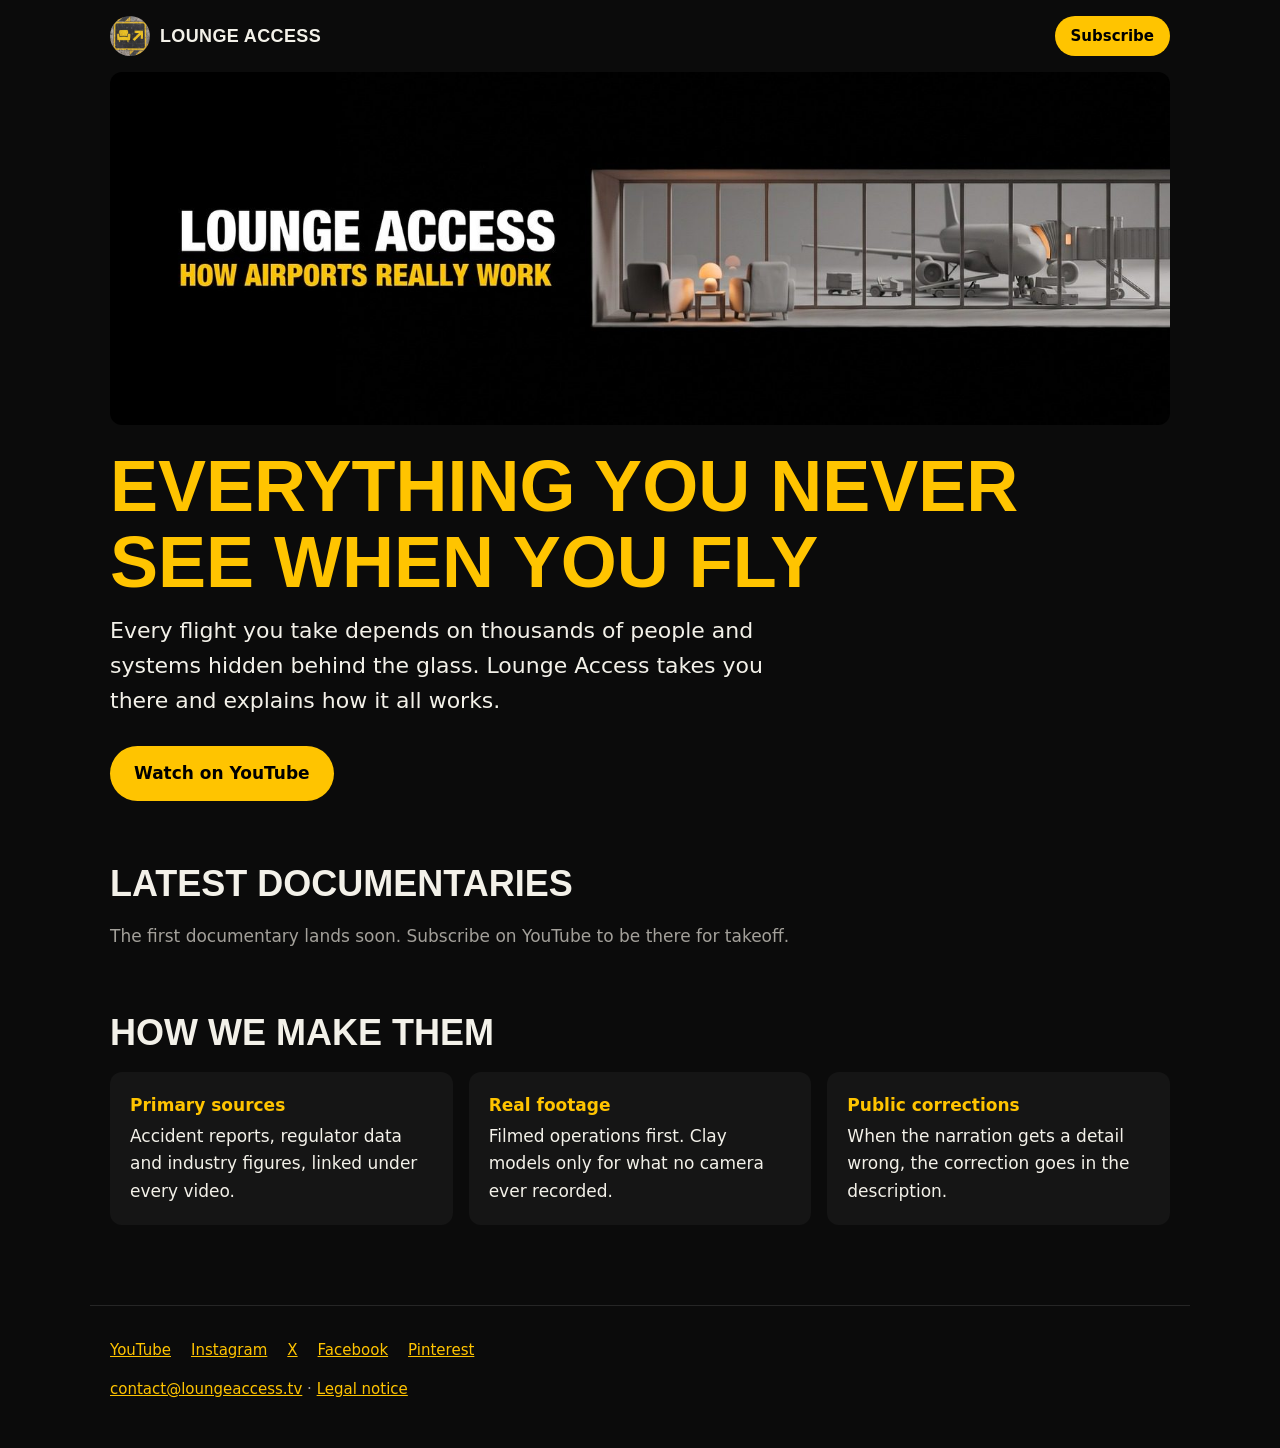
<file: index.html>
<!doctype html>
<html lang="en">
<head>
  <meta charset="utf-8">
  <meta name="viewport" content="width=device-width, initial-scale=1">
  <title>Lounge Access — How airports really work</title>
  <meta name="description" content="Documentaries on how airports really work: runways, ground crews, baggage systems and everything you never see when you fly. Built on official reports and primary sources.">
  <link rel="canonical" href="https://loungeaccess.tv/">
  <meta property="og:type" content="website">
  <meta property="og:site_name" content="Lounge Access">
  <meta property="og:title" content="Lounge Access — How airports really work">
  <meta property="og:description" content="Documentaries on everything you never see when you fly.">
  <meta property="og:url" content="https://loungeaccess.tv/">
  <meta property="og:image" content="https://loungeaccess.tv/img/og.jpg">
  <meta name="twitter:card" content="summary_large_image">
  <meta name="twitter:site" content="@loungeaccesstv">
  <meta name="p:domain_verify" content="03e87cfe57cc608b7759a6fdc6cfdc5f">
  <link rel="icon" href="img/favicon.png">
  <link rel="apple-touch-icon" href="img/apple-touch-icon.png">
  <link rel="stylesheet" href="style.css">
</head>
<body>
  <header class="top">
    <a class="brand" href="/"><img src="img/avatar.jpg" alt="" width="40" height="40">Lounge Access</a>
    <a class="btn btn--small" href="https://www.youtube.com/@loungeaccesstv?sub_confirmation=1">Subscribe</a>
  </header>

  <main>
    <section class="hero">
      <img class="hero__img" src="img/hero.jpg" alt="Clay model of an airport lounge looking out on an airliner at the gate" width="1500" height="500" fetchpriority="high">
      <h1>Everything you never see when you fly</h1>
      <p class="lead">Every flight you take depends on thousands of people and systems hidden behind the glass. Lounge Access takes you there and explains how it all works.</p>
      <a class="btn" href="https://www.youtube.com/@loungeaccesstv?sub_confirmation=1">Watch on YouTube</a>
    </section>

    <section id="videos">
      <h2>Latest documentaries</h2>
      <!-- One card per published video, newest first: thumbnail linking to /videos/<slug>.html -->
      <p class="muted">The first documentary lands soon. Subscribe on YouTube to be there for takeoff.</p>
    </section>

    <section id="method">
      <h2>How we make them</h2>
      <ul class="cards">
        <li><strong>Primary sources</strong>Accident reports, regulator data and industry figures, linked under every video.</li>
        <li><strong>Real footage</strong>Filmed operations first. Clay models only for what no camera ever recorded.</li>
        <li><strong>Public corrections</strong>When the narration gets a detail wrong, the correction goes in the description.</li>
      </ul>
    </section>
  </main>

  <footer class="foot">
    <nav class="social" aria-label="Lounge Access on social media">
      <a href="https://www.youtube.com/@loungeaccesstv">YouTube</a>
      <a href="https://www.instagram.com/loungeaccesstv/">Instagram</a>
      <a href="https://x.com/loungeaccesstv">X</a>
      <a href="https://www.facebook.com/loungeaccesstv">Facebook</a>
      <a href="https://www.pinterest.com/loungeaccesstv/">Pinterest</a>
    </nav>
    <p><a href="mailto:contact@loungeaccess.tv">contact@loungeaccess.tv</a> · <a href="legal.html">Legal notice</a></p>
  </footer>
</body>
</html>
</file>
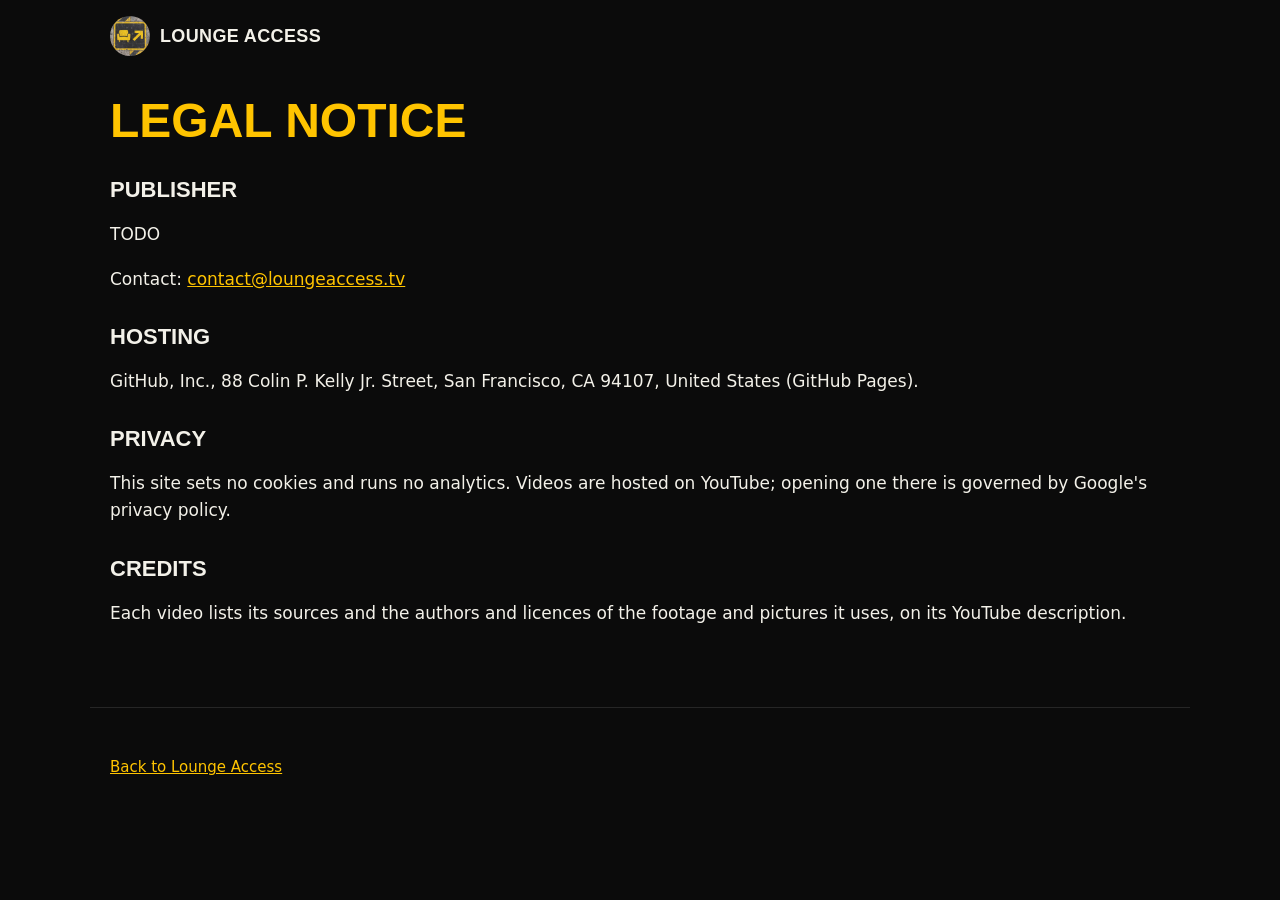
<file: legal.html>
<!doctype html>
<html lang="en">
<head>
  <meta charset="utf-8">
  <meta name="viewport" content="width=device-width, initial-scale=1">
  <title>Legal notice — Lounge Access</title>
  <meta name="robots" content="noindex">
  <link rel="icon" href="img/favicon.png">
  <link rel="stylesheet" href="style.css">
</head>
<body>
  <header class="top">
    <a class="brand" href="/"><img src="img/avatar.jpg" alt="" width="40" height="40">Lounge Access</a>
  </header>
  <main class="legal">
    <h1>Legal notice</h1>

    <h2>Publisher</h2>
    <!-- TODO Arthur: name or company, address, SIRET if any (French LCEN law) -->
    <p>TODO</p>
    <p>Contact: <a href="mailto:contact@loungeaccess.tv">contact@loungeaccess.tv</a></p>

    <h2>Hosting</h2>
    <p>GitHub, Inc., 88 Colin P. Kelly Jr. Street, San Francisco, CA 94107, United States (GitHub Pages).</p>

    <h2>Privacy</h2>
    <p>This site sets no cookies and runs no analytics. Videos are hosted on YouTube; opening one there is governed by Google's privacy policy.</p>

    <h2>Credits</h2>
    <p>Each video lists its sources and the authors and licences of the footage and pictures it uses, on its YouTube description.</p>
  </main>
  <footer class="foot">
    <p><a href="/">Back to Lounge Access</a></p>
  </footer>
</body>
</html>
</file>
<file: style.css>
:root {
  --bg: #0b0b0b;
  --card: #151515;
  --text: #f3f1e9;
  --muted: #a3a09a;
  --accent: #ffc400;
  --heavy: "Helvetica Neue", "Arial Narrow", Arial, sans-serif;
}

* { box-sizing: border-box; }
body {
  margin: 0;
  background: var(--bg);
  color: var(--text);
  font: 17px/1.6 system-ui, -apple-system, "Segoe UI", Roboto, sans-serif;
}
a { color: var(--accent); }
img { max-width: 100%; height: auto; display: block; }

main, .top, .foot { max-width: 1100px; margin: 0 auto; padding: 0 20px; }

.top { display: flex; justify-content: space-between; align-items: center; padding-block: 16px; }
.brand { display: flex; align-items: center; gap: 10px; color: var(--text); text-decoration: none; font: 800 18px var(--heavy); text-transform: uppercase; letter-spacing: .02em; }
.brand img { border-radius: 50%; }

h1, h2 { font-family: var(--heavy); font-weight: 900; font-stretch: condensed; text-transform: uppercase; line-height: 1.05; }
h1 { font-size: clamp(36px, 7vw, 72px); color: var(--accent); margin: 24px 0 12px; }
h2 { font-size: clamp(26px, 4vw, 36px); margin: 64px 0 20px; }

.hero__img { width: 100%; border-radius: 12px; }
.lead { font-size: clamp(18px, 2.2vw, 22px); max-width: 680px; margin: 0 0 28px; }
.muted { color: var(--muted); }

.btn { display: inline-block; background: var(--accent); color: #000; font-weight: 700; text-decoration: none; padding: 14px 24px; border-radius: 999px; }
.btn:hover, .btn:focus-visible { background: #fff; }
.btn--small { padding: 8px 16px; font-size: 15px; }

.cards { list-style: none; padding: 0; margin: 0; display: grid; gap: 16px; }
.cards li { background: var(--card); border-radius: 12px; padding: 20px; }
.cards strong { display: block; color: var(--accent); margin-bottom: 4px; }
@media (min-width: 750px) { .cards { grid-template-columns: repeat(3, 1fr); } }

.foot { margin-top: 80px; padding-block: 32px; border-top: 1px solid #262626; color: var(--muted); font-size: 15px; }
.social { display: flex; flex-wrap: wrap; gap: 8px 20px; margin-bottom: 8px; }

.legal h1 { font-size: clamp(30px, 5vw, 48px); }
.legal h2 { font-size: 22px; margin-top: 32px; }
</file>
